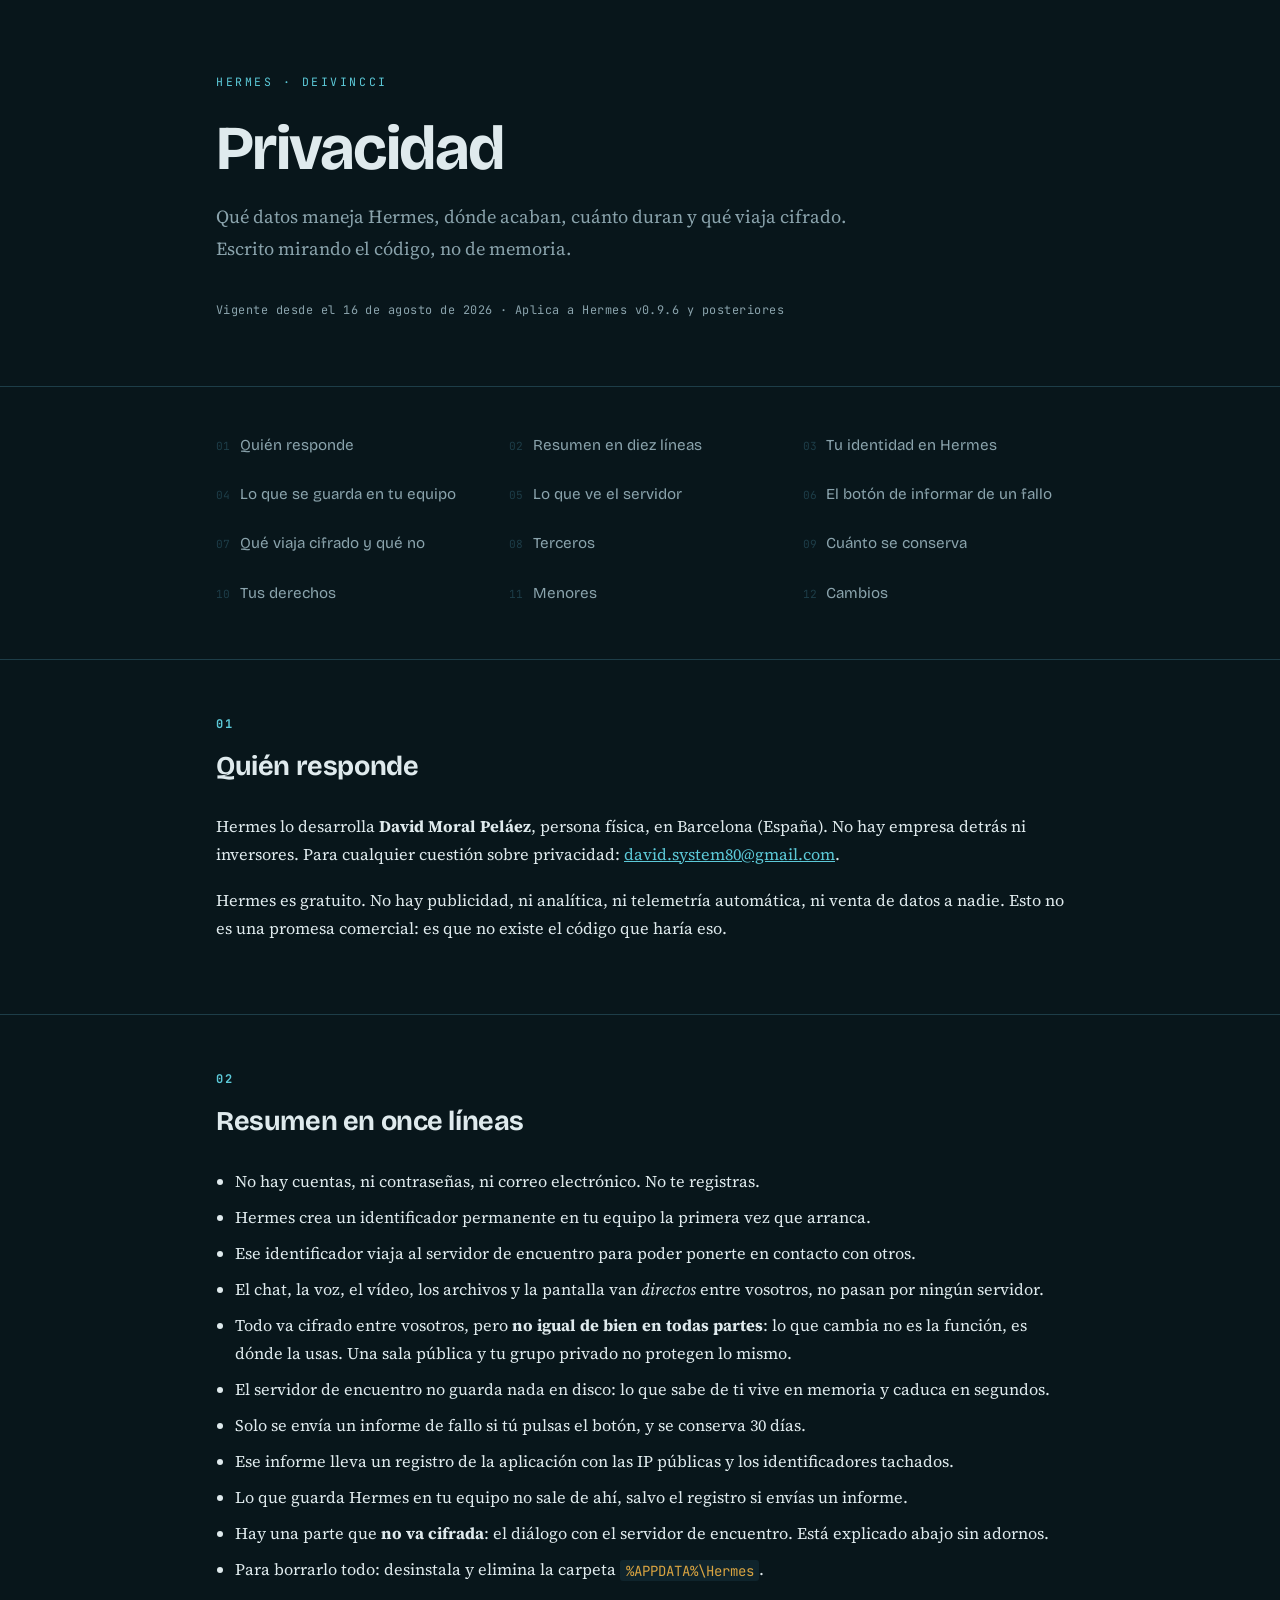
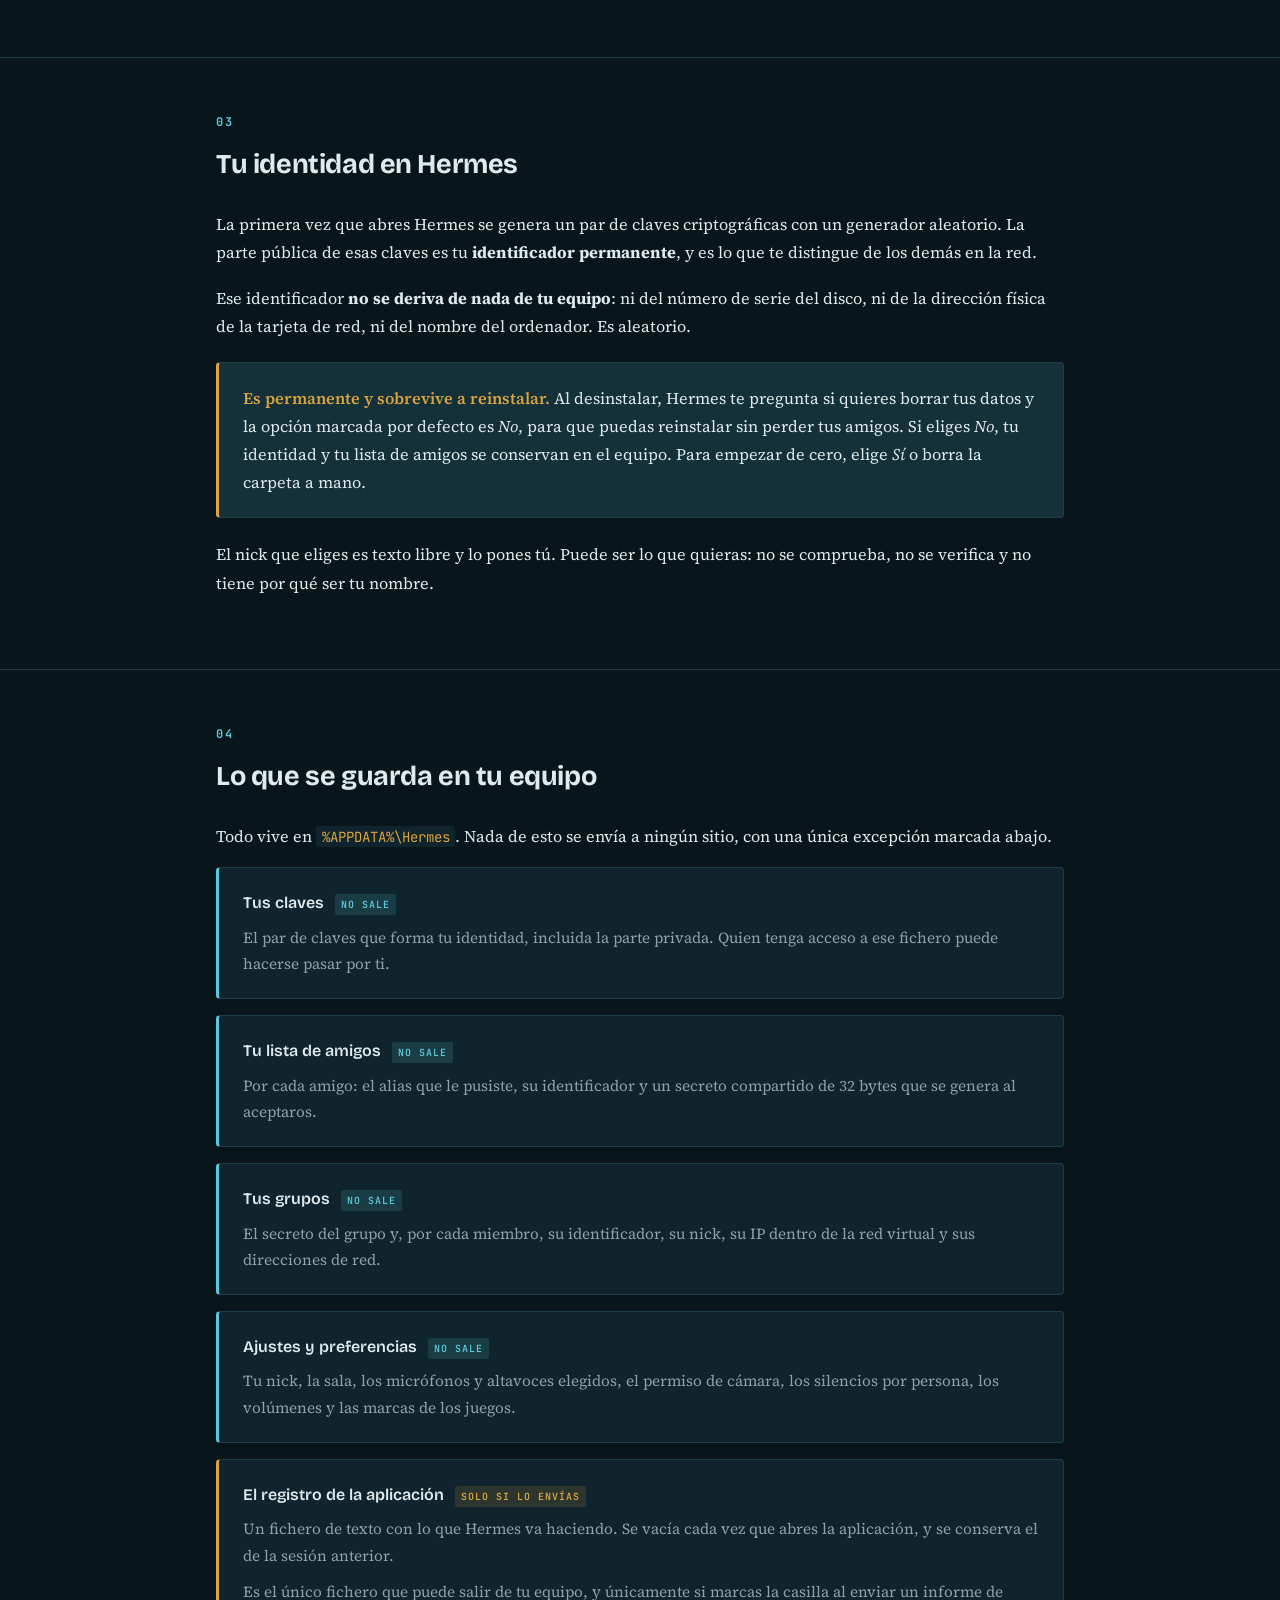
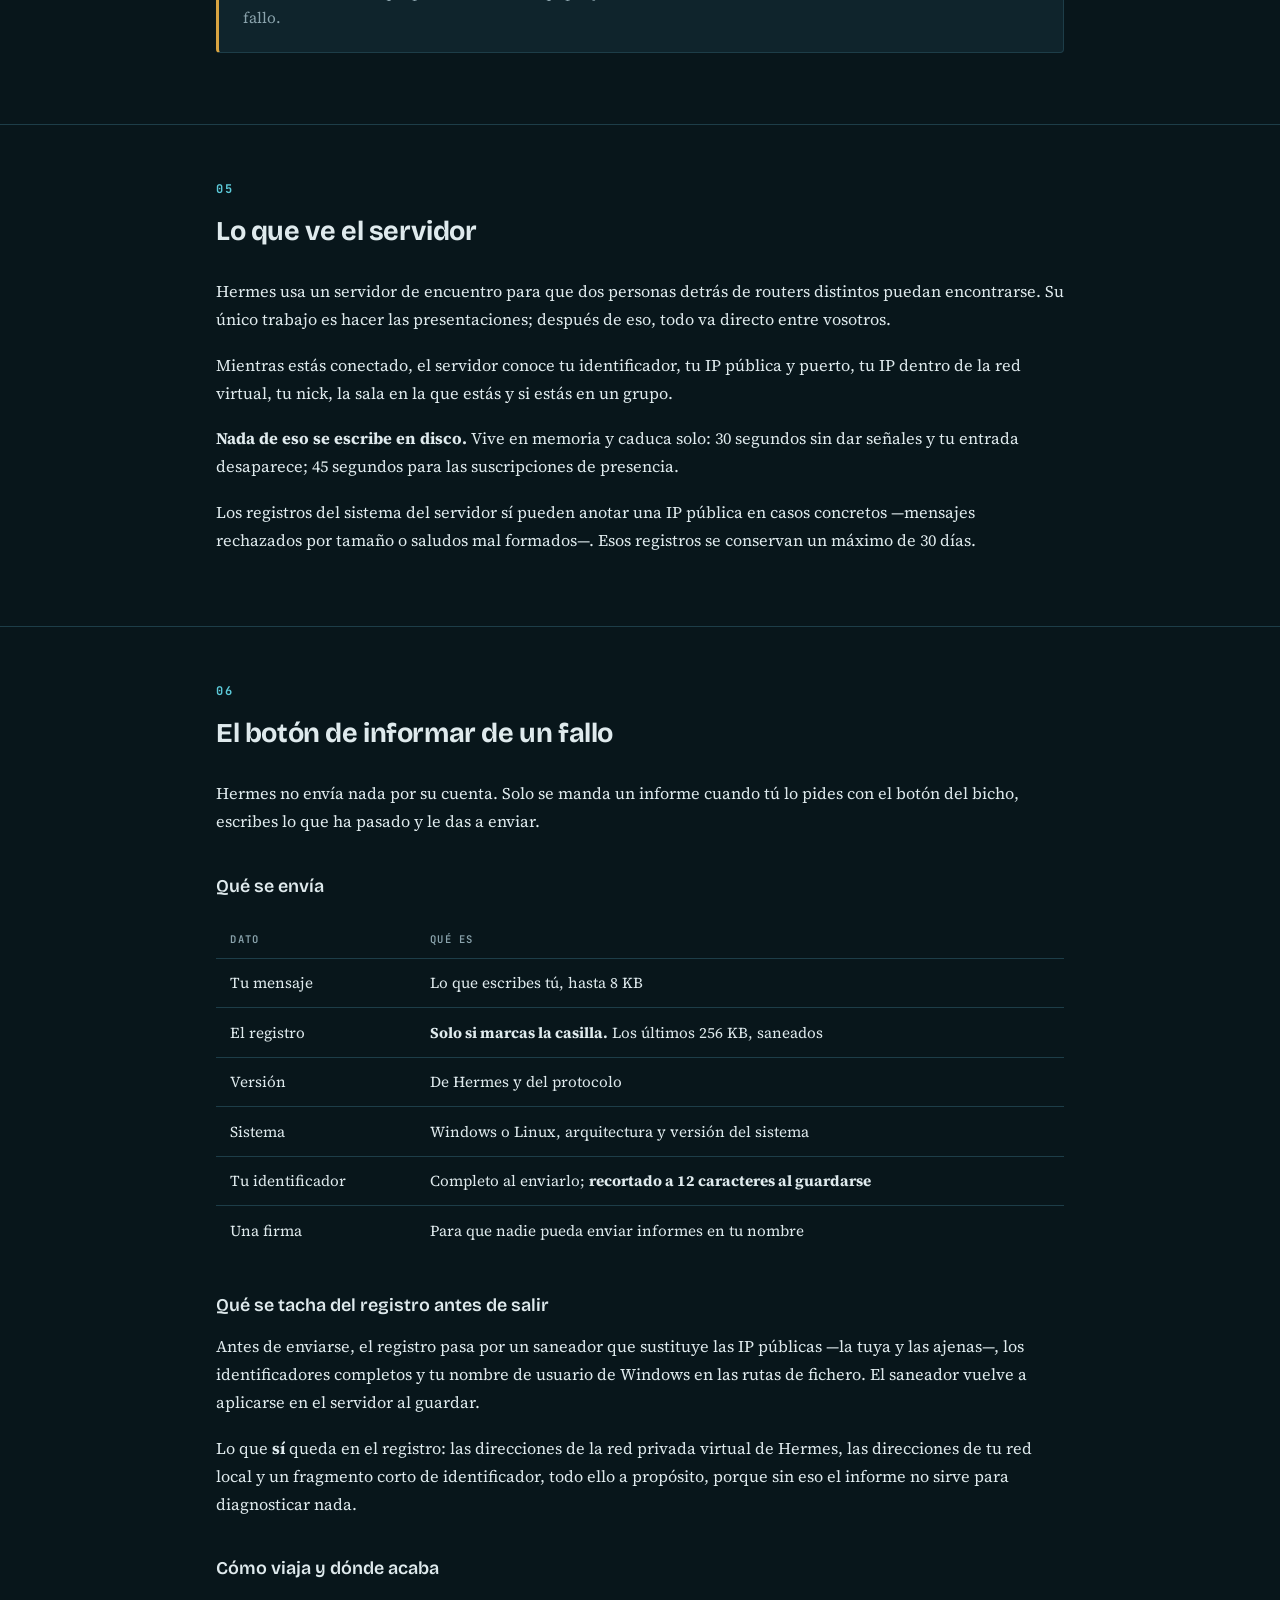
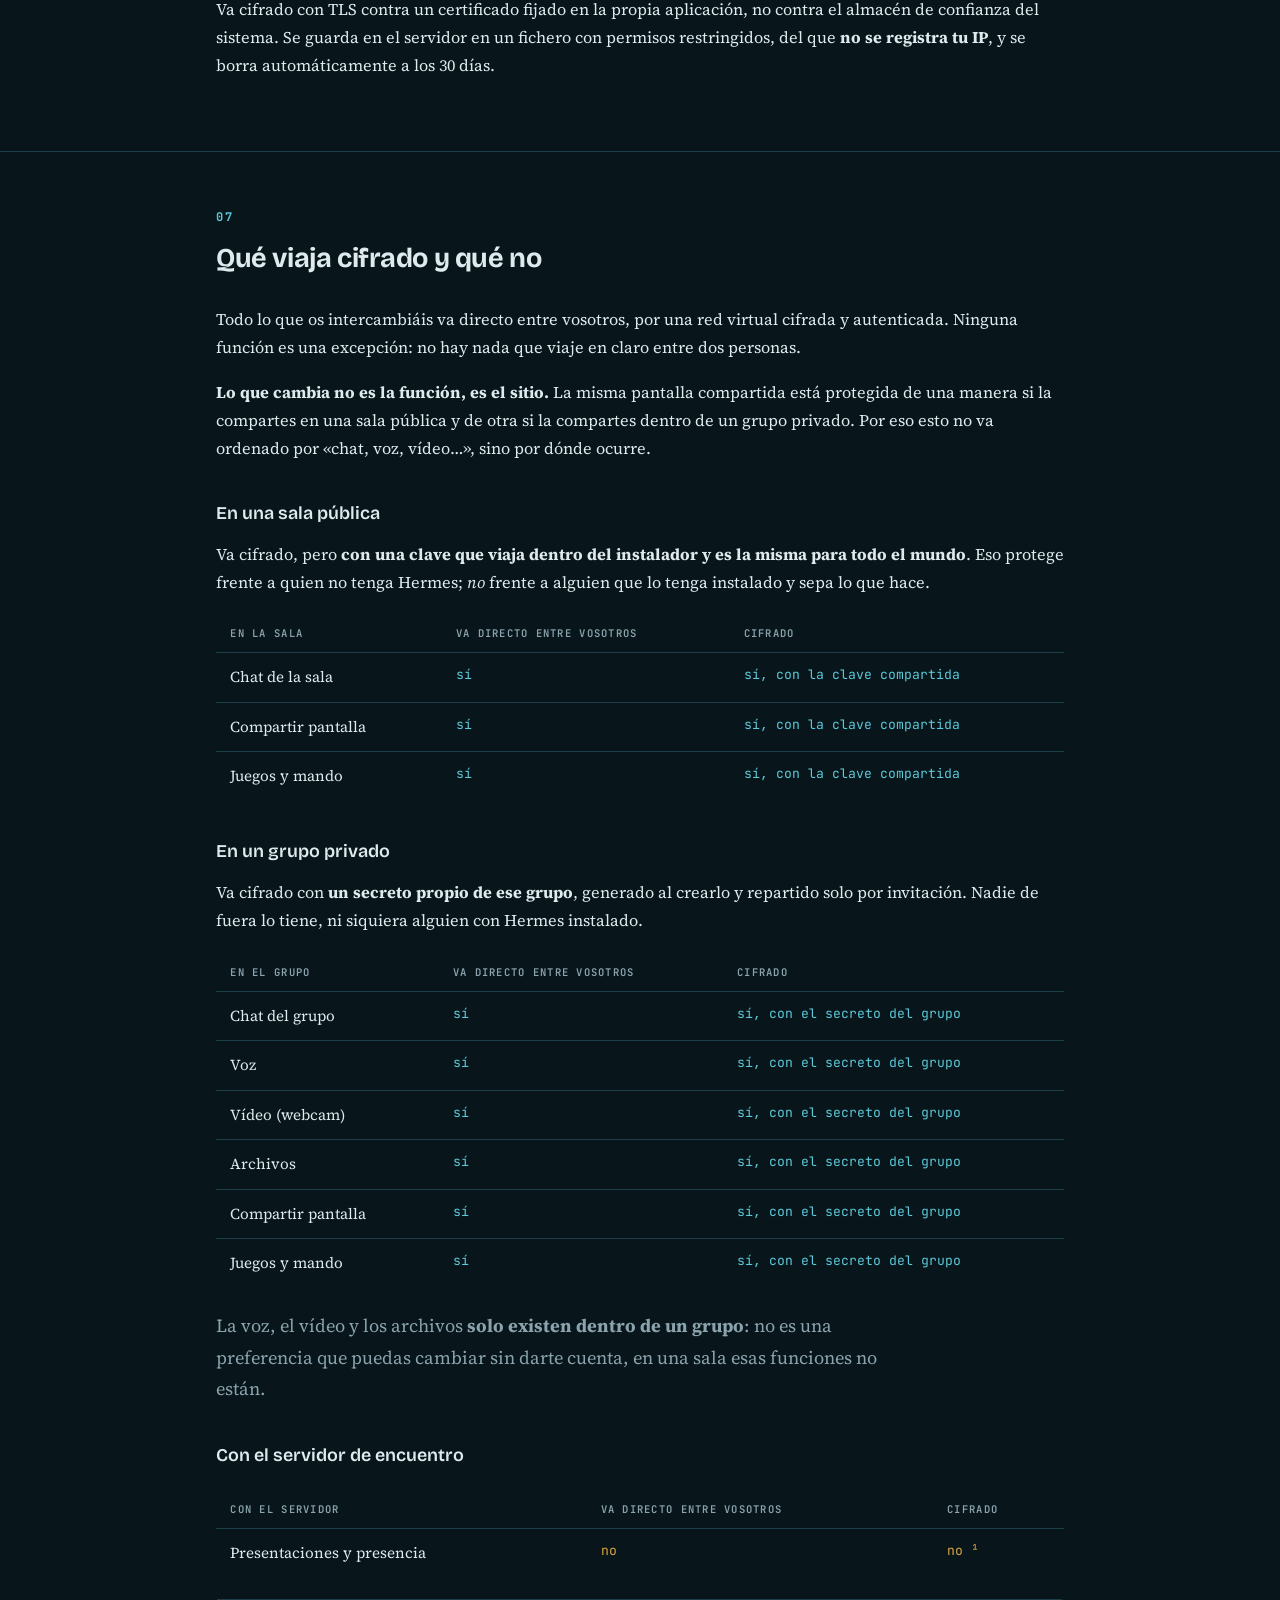
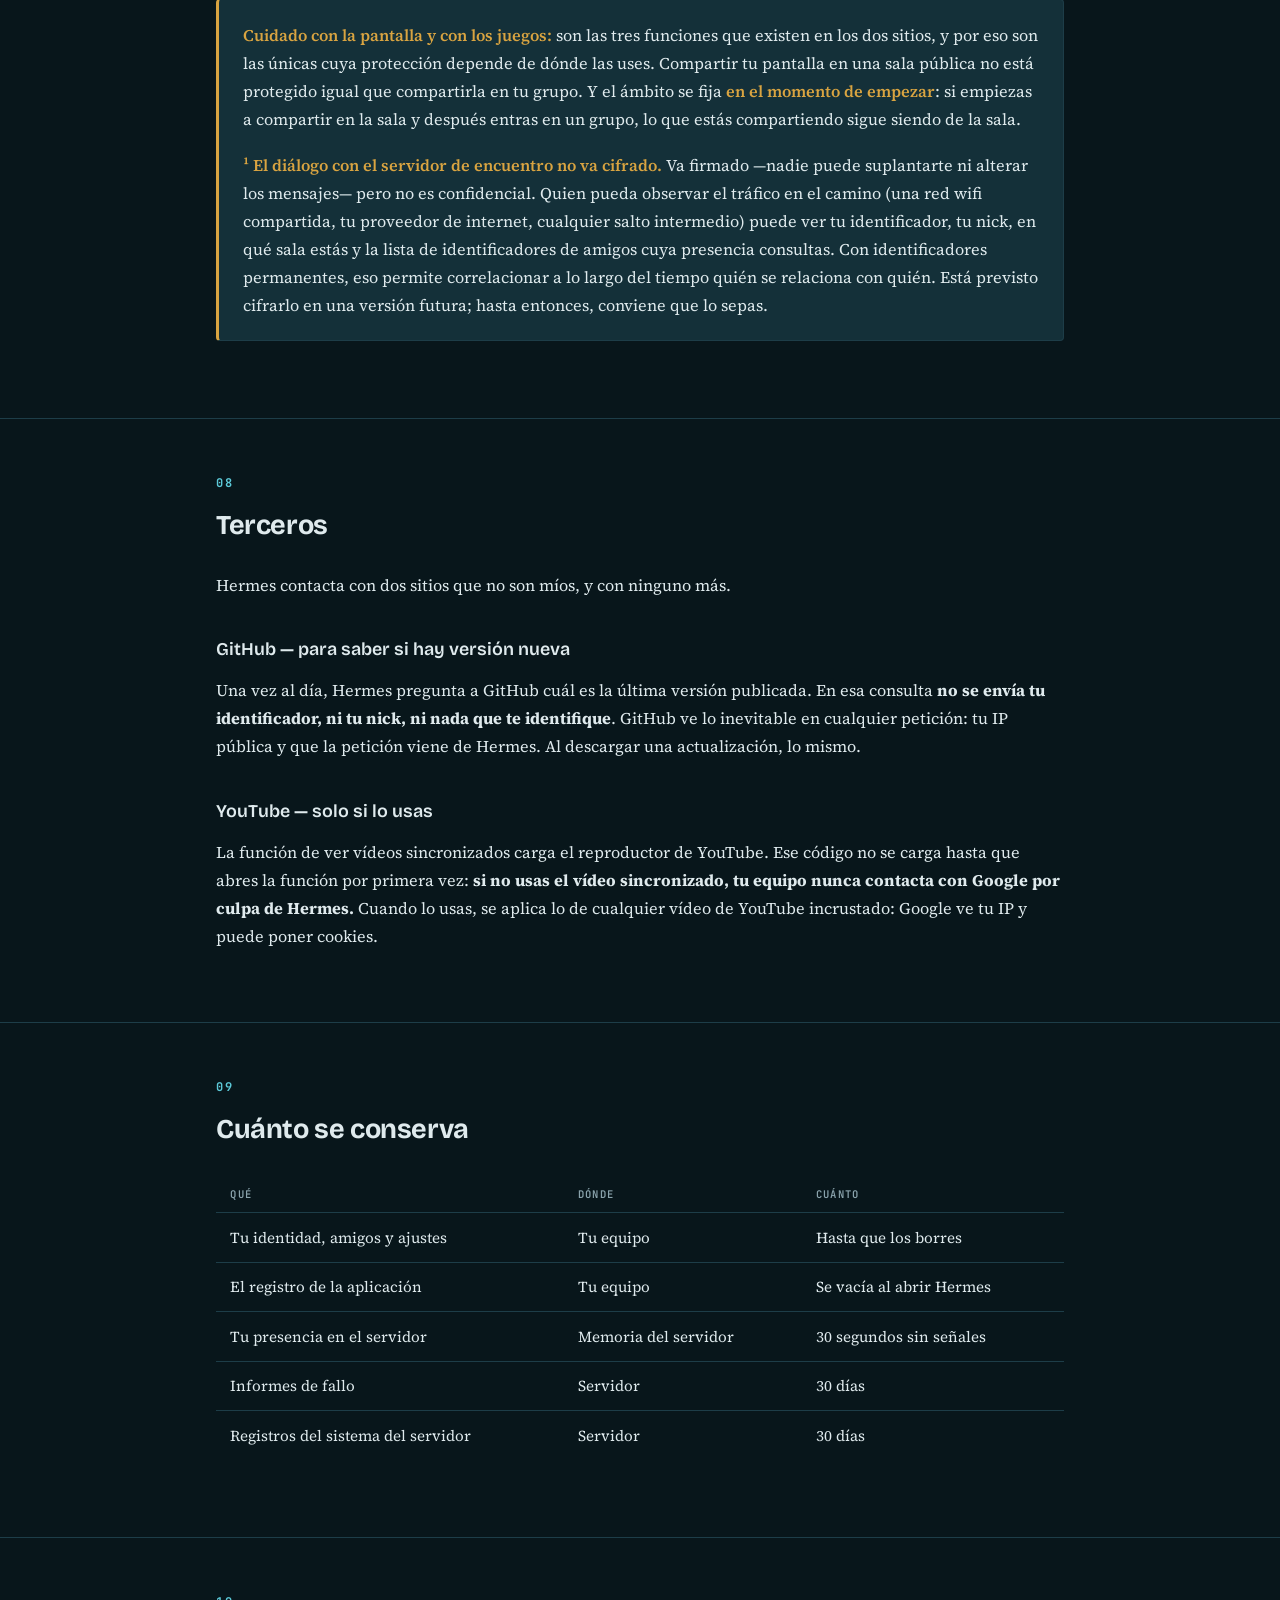
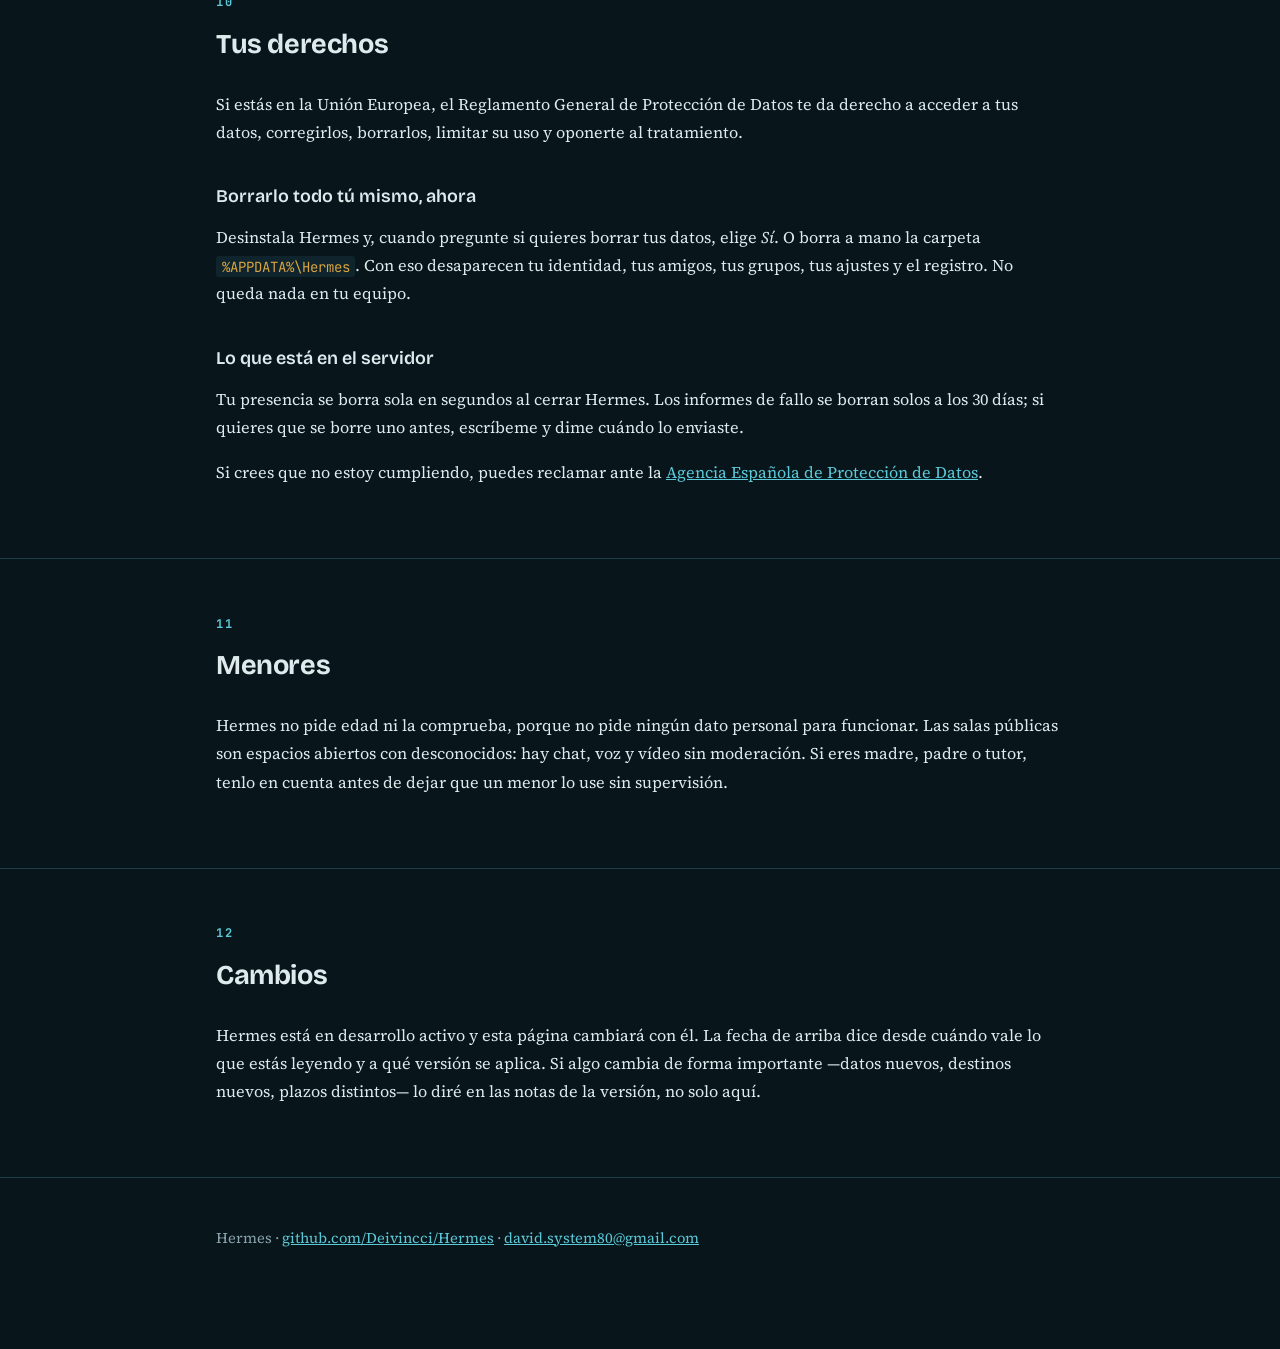
<file: privacidad.html>
<!DOCTYPE html>
<html lang="es">
<head>
<meta charset="utf-8">
<meta name="viewport" content="width=device-width, initial-scale=1">
<title>Privacidad · Hermes</title>
<meta name="description" content="Qué datos maneja Hermes, dónde se guardan, cuánto duran y qué viaja cifrado. Sin rodeos.">
<link rel="preconnect" href="https://fonts.googleapis.com">
<link rel="preconnect" href="https://fonts.gstatic.com" crossorigin>
<link href="https://fonts.googleapis.com/css2?family=Bricolage+Grotesque:opsz,wght@12..96,500;12..96,700&family=Source+Serif+4:ital,opsz,wght@0,8..60,400;0,8..60,600;1,8..60,400&family=JetBrains+Mono:wght@400;600&display=swap" rel="stylesheet">
<style>
  :root{
    --tinta:#08161B;
    --panel:#0F242C;
    --panel-alto:#143039;
    --linea:#1D3D48;
    --texto:#DFEAED;
    --apagado:#8AA3AC;
    --turquesa:#5CC9D8;
    --ambar:#D9A441;
    --rojo:#E0685C;
    --display:"Bricolage Grotesque",system-ui,sans-serif;
    --cuerpo:"Source Serif 4",Georgia,serif;
    --mono:"JetBrains Mono",ui-monospace,monospace;
  }
  *{box-sizing:border-box}
  html{scroll-behavior:smooth}
  @media (prefers-reduced-motion:reduce){html{scroll-behavior:auto}*{animation:none!important;transition:none!important}}
  body{
    margin:0;background:var(--tinta);color:var(--texto);
    font-family:var(--cuerpo);font-size:1.02rem;line-height:1.72;
    -webkit-font-smoothing:antialiased;
  }
  .envoltorio{max-width:56rem;margin:0 auto;padding:0 1.5rem}

  /* ---- cabecera ---- */
  header{border-bottom:1px solid var(--linea);padding:4.5rem 0 3rem}
  .marca{
    font-family:var(--mono);font-size:.72rem;letter-spacing:.22em;
    text-transform:uppercase;color:var(--turquesa);margin:0 0 1.6rem
  }
  h1{
    font-family:var(--display);font-weight:700;font-size:clamp(2.4rem,6vw,3.9rem);
    line-height:1.04;letter-spacing:-.025em;margin:0 0 1.2rem
  }
  .entradilla{font-size:1.15rem;color:var(--apagado);max-width:42rem;margin:0}
  .fechas{
    font-family:var(--mono);font-size:.74rem;color:var(--apagado);
    margin-top:2.2rem;letter-spacing:.04em
  }

  /* ---- índice ---- */
  nav{padding:2.5rem 0;border-bottom:1px solid var(--linea)}
  nav ol{
    list-style:none;margin:0;padding:0;
    display:grid;grid-template-columns:repeat(auto-fit,minmax(15rem,1fr));gap:.35rem 2rem
  }
  nav a{
    font-family:var(--display);font-size:.95rem;color:var(--apagado);
    text-decoration:none;display:block;padding:.3rem 0
  }
  nav a:hover,nav a:focus-visible{color:var(--turquesa)}
  nav .num{font-family:var(--mono);font-size:.7rem;color:var(--linea);margin-right:.6rem}

  /* ---- secciones ---- */
  section{padding:3.4rem 0;border-bottom:1px solid var(--linea)}
  h2{
    font-family:var(--display);font-weight:700;font-size:1.7rem;
    letter-spacing:-.015em;margin:0 0 1.4rem;scroll-margin-top:1.5rem
  }
  h2 .num{font-family:var(--mono);font-size:.75rem;color:var(--turquesa);display:block;margin-bottom:.5rem;letter-spacing:.15em}
  h3{font-family:var(--display);font-weight:600;font-size:1.12rem;margin:2.2rem 0 .7rem;color:var(--texto)}
  p{margin:0 0 1.1rem}
  a{color:var(--turquesa)}
  ul{margin:0 0 1.2rem;padding-left:1.2rem}
  li{margin-bottom:.5rem}
  code{font-family:var(--mono);font-size:.86em;background:var(--panel);padding:.12em .4em;border-radius:3px;color:var(--ambar)}

  /* ---- fichas de dato ---- */
  .ficha{
    background:var(--panel);border:1px solid var(--linea);
    border-left:3px solid var(--turquesa);
    padding:1.3rem 1.5rem;margin:0 0 1rem;border-radius:4px
  }
  .ficha.sale{border-left-color:var(--ambar)}
  .ficha h4{
    font-family:var(--display);font-size:1rem;font-weight:600;margin:0 0 .5rem;
    display:flex;flex-wrap:wrap;align-items:baseline;gap:.7rem
  }
  .etiqueta{
    font-family:var(--mono);font-size:.62rem;letter-spacing:.1em;text-transform:uppercase;
    padding:.2em .6em;border-radius:2px;font-weight:600
  }
  .queda{background:rgba(92,201,216,.14);color:var(--turquesa)}
  .viaja{background:rgba(217,164,65,.14);color:var(--ambar)}
  .ficha p{margin:0;font-size:.96rem;color:var(--apagado)}
  .ficha p + p{margin-top:.6rem}

  /* ---- tabla ---- */
  .tabla{width:100%;border-collapse:collapse;margin:1.2rem 0 1.4rem;font-size:.95rem}
  .tabla th{
    font-family:var(--mono);font-size:.66rem;letter-spacing:.12em;text-transform:uppercase;
    color:var(--apagado);text-align:left;padding:.6rem .9rem;border-bottom:1px solid var(--linea);font-weight:600
  }
  .tabla td{padding:.7rem .9rem;border-bottom:1px solid var(--linea);vertical-align:top}
  .tabla tr:last-child td{border-bottom:none}
  .si{color:var(--turquesa);font-family:var(--mono);font-size:.82rem}
  .no{color:var(--ambar);font-family:var(--mono);font-size:.82rem}

  /* ---- aviso ---- */
  .aviso{
    background:var(--panel-alto);border:1px solid var(--linea);
    border-left:3px solid var(--ambar);padding:1.3rem 1.5rem;border-radius:4px;margin:1.4rem 0
  }
  .aviso p:last-child{margin-bottom:0}
  .aviso strong{color:var(--ambar);font-weight:600}

  footer{padding:3rem 0 5rem;color:var(--apagado);font-size:.92rem}
  footer a{color:var(--turquesa)}
</style>
</head>
<body>

<header>
  <div class="envoltorio">
    <p class="marca">Hermes · Deivincci</p>
    <h1>Privacidad</h1>
    <p class="entradilla">Qué datos maneja Hermes, dónde acaban, cuánto duran y qué viaja cifrado. Escrito mirando el código, no de memoria.</p>
    <p class="fechas">Vigente desde el 16 de agosto de 2026 · Aplica a Hermes v0.9.6 y posteriores</p>
  </div>
</header>

<nav>
  <div class="envoltorio">
    <ol>
      <li><a href="#responsable"><span class="num">01</span>Quién responde</a></li>
      <li><a href="#resumen"><span class="num">02</span>Resumen en diez líneas</a></li>
      <li><a href="#identidad"><span class="num">03</span>Tu identidad en Hermes</a></li>
      <li><a href="#equipo"><span class="num">04</span>Lo que se guarda en tu equipo</a></li>
      <li><a href="#servidor"><span class="num">05</span>Lo que ve el servidor</a></li>
      <li><a href="#fallos"><span class="num">06</span>El botón de informar de un fallo</a></li>
      <li><a href="#cifrado"><span class="num">07</span>Qué viaja cifrado y qué no</a></li>
      <li><a href="#terceros"><span class="num">08</span>Terceros</a></li>
      <li><a href="#plazos"><span class="num">09</span>Cuánto se conserva</a></li>
      <li><a href="#derechos"><span class="num">10</span>Tus derechos</a></li>
      <li><a href="#menores"><span class="num">11</span>Menores</a></li>
      <li><a href="#cambios"><span class="num">12</span>Cambios</a></li>
    </ol>
  </div>
</nav>

<main>

<section id="responsable">
  <div class="envoltorio">
    <h2><span class="num">01</span>Quién responde</h2>
    <p>Hermes lo desarrolla <strong>David Moral Peláez</strong>, persona física, en Barcelona (España). No hay empresa detrás ni inversores. Para cualquier cuestión sobre privacidad: <a href="mailto:david.system80@gmail.com">david.system80@gmail.com</a>.</p>
    <p>Hermes es gratuito. No hay publicidad, ni analítica, ni telemetría automática, ni venta de datos a nadie. Esto no es una promesa comercial: es que no existe el código que haría eso.</p>
  </div>
</section>

<section id="resumen">
  <div class="envoltorio">
    <h2><span class="num">02</span>Resumen en once líneas</h2>
    <ul>
      <li>No hay cuentas, ni contraseñas, ni correo electrónico. No te registras.</li>
      <li>Hermes crea un identificador permanente en tu equipo la primera vez que arranca.</li>
      <li>Ese identificador viaja al servidor de encuentro para poder ponerte en contacto con otros.</li>
      <li>El chat, la voz, el vídeo, los archivos y la pantalla van <em>directos</em> entre vosotros, no pasan por ningún servidor.</li>
      <li>Todo va cifrado entre vosotros, pero <strong>no igual de bien en todas partes</strong>: lo que cambia no es la función, es dónde la usas. Una sala pública y tu grupo privado no protegen lo mismo.</li>
      <li>El servidor de encuentro no guarda nada en disco: lo que sabe de ti vive en memoria y caduca en segundos.</li>
      <li>Solo se envía un informe de fallo si tú pulsas el botón, y se conserva 30 días.</li>
      <li>Ese informe lleva un registro de la aplicación con las IP públicas y los identificadores tachados.</li>
      <li>Lo que guarda Hermes en tu equipo no sale de ahí, salvo el registro si envías un informe.</li>
      <li>Hay una parte que <strong>no va cifrada</strong>: el diálogo con el servidor de encuentro. Está explicado abajo sin adornos.</li>
      <li>Para borrarlo todo: desinstala y elimina la carpeta <code>%APPDATA%\Hermes</code>.</li>
    </ul>
  </div>
</section>

<section id="identidad">
  <div class="envoltorio">
    <h2><span class="num">03</span>Tu identidad en Hermes</h2>
    <p>La primera vez que abres Hermes se genera un par de claves criptográficas con un generador aleatorio. La parte pública de esas claves es tu <strong>identificador permanente</strong>, y es lo que te distingue de los demás en la red.</p>
    <p>Ese identificador <strong>no se deriva de nada de tu equipo</strong>: ni del número de serie del disco, ni de la dirección física de la tarjeta de red, ni del nombre del ordenador. Es aleatorio.</p>
    <div class="aviso">
      <p><strong>Es permanente y sobrevive a reinstalar.</strong> Al desinstalar, Hermes te pregunta si quieres borrar tus datos y la opción marcada por defecto es <em>No</em>, para que puedas reinstalar sin perder tus amigos. Si eliges <em>No</em>, tu identidad y tu lista de amigos se conservan en el equipo. Para empezar de cero, elige <em>Sí</em> o borra la carpeta a mano.</p>
    </div>
    <p>El nick que eliges es texto libre y lo pones tú. Puede ser lo que quieras: no se comprueba, no se verifica y no tiene por qué ser tu nombre.</p>
  </div>
</section>

<section id="equipo">
  <div class="envoltorio">
    <h2><span class="num">04</span>Lo que se guarda en tu equipo</h2>
    <p>Todo vive en <code>%APPDATA%\Hermes</code>. Nada de esto se envía a ningún sitio, con una única excepción marcada abajo.</p>

    <div class="ficha">
      <h4>Tus claves <span class="etiqueta queda">no sale</span></h4>
      <p>El par de claves que forma tu identidad, incluida la parte privada. Quien tenga acceso a ese fichero puede hacerse pasar por ti.</p>
    </div>

    <div class="ficha">
      <h4>Tu lista de amigos <span class="etiqueta queda">no sale</span></h4>
      <p>Por cada amigo: el alias que le pusiste, su identificador y un secreto compartido de 32 bytes que se genera al aceptaros.</p>
    </div>

    <div class="ficha">
      <h4>Tus grupos <span class="etiqueta queda">no sale</span></h4>
      <p>El secreto del grupo y, por cada miembro, su identificador, su nick, su IP dentro de la red virtual y sus direcciones de red.</p>
    </div>

    <div class="ficha">
      <h4>Ajustes y preferencias <span class="etiqueta queda">no sale</span></h4>
      <p>Tu nick, la sala, los micrófonos y altavoces elegidos, el permiso de cámara, los silencios por persona, los volúmenes y las marcas de los juegos.</p>
    </div>

    <div class="ficha sale">
      <h4>El registro de la aplicación <span class="etiqueta viaja">solo si lo envías</span></h4>
      <p>Un fichero de texto con lo que Hermes va haciendo. Se vacía cada vez que abres la aplicación, y se conserva el de la sesión anterior.</p>
      <p>Es el único fichero que puede salir de tu equipo, y únicamente si marcas la casilla al enviar un informe de fallo.</p>
    </div>
  </div>
</section>

<section id="servidor">
  <div class="envoltorio">
    <h2><span class="num">05</span>Lo que ve el servidor</h2>
    <p>Hermes usa un servidor de encuentro para que dos personas detrás de routers distintos puedan encontrarse. Su único trabajo es hacer las presentaciones; después de eso, todo va directo entre vosotros.</p>
    <p>Mientras estás conectado, el servidor conoce tu identificador, tu IP pública y puerto, tu IP dentro de la red virtual, tu nick, la sala en la que estás y si estás en un grupo.</p>
    <p><strong>Nada de eso se escribe en disco.</strong> Vive en memoria y caduca solo: 30 segundos sin dar señales y tu entrada desaparece; 45 segundos para las suscripciones de presencia.</p>
    <p>Los registros del sistema del servidor sí pueden anotar una IP pública en casos concretos —mensajes rechazados por tamaño o saludos mal formados—. Esos registros se conservan un máximo de 30 días.</p>
  </div>
</section>

<section id="fallos">
  <div class="envoltorio">
    <h2><span class="num">06</span>El botón de informar de un fallo</h2>
    <p>Hermes no envía nada por su cuenta. Solo se manda un informe cuando tú lo pides con el botón del bicho, escribes lo que ha pasado y le das a enviar.</p>

    <h3>Qué se envía</h3>
    <table class="tabla">
      <tr><th>Dato</th><th>Qué es</th></tr>
      <tr><td>Tu mensaje</td><td>Lo que escribes tú, hasta 8 KB</td></tr>
      <tr><td>El registro</td><td><strong>Solo si marcas la casilla.</strong> Los últimos 256 KB, saneados</td></tr>
      <tr><td>Versión</td><td>De Hermes y del protocolo</td></tr>
      <tr><td>Sistema</td><td>Windows o Linux, arquitectura y versión del sistema</td></tr>
      <tr><td>Tu identificador</td><td>Completo al enviarlo; <strong>recortado a 12 caracteres al guardarse</strong></td></tr>
      <tr><td>Una firma</td><td>Para que nadie pueda enviar informes en tu nombre</td></tr>
    </table>

    <h3>Qué se tacha del registro antes de salir</h3>
    <p>Antes de enviarse, el registro pasa por un saneador que sustituye las IP públicas —la tuya y las ajenas—, los identificadores completos y tu nombre de usuario de Windows en las rutas de fichero. El saneador vuelve a aplicarse en el servidor al guardar.</p>
    <p>Lo que <strong>sí</strong> queda en el registro: las direcciones de la red privada virtual de Hermes, las direcciones de tu red local y un fragmento corto de identificador, todo ello a propósito, porque sin eso el informe no sirve para diagnosticar nada.</p>

    <h3>Cómo viaja y dónde acaba</h3>
    <p>Va cifrado con TLS contra un certificado fijado en la propia aplicación, no contra el almacén de confianza del sistema. Se guarda en el servidor en un fichero con permisos restringidos, del que <strong>no se registra tu IP</strong>, y se borra automáticamente a los 30 días.</p>
  </div>
</section>

<section id="cifrado">
  <div class="envoltorio">
    <h2><span class="num">07</span>Qué viaja cifrado y qué no</h2>
    <p>Todo lo que os intercambiáis va directo entre vosotros, por una red virtual cifrada y autenticada. Ninguna función es una excepción: no hay nada que viaje en claro entre dos personas.</p>

    <p><strong>Lo que cambia no es la función, es el sitio.</strong> La misma pantalla compartida está protegida de una manera si la compartes en una sala pública y de otra si la compartes dentro de un grupo privado. Por eso esto no va ordenado por «chat, voz, vídeo…», sino por dónde ocurre.</p>

    <h3>En una sala pública</h3>
    <p>Va cifrado, pero <strong>con una clave que viaja dentro del instalador y es la misma para todo el mundo</strong>. Eso protege frente a quien no tenga Hermes; <em>no</em> frente a alguien que lo tenga instalado y sepa lo que hace.</p>
    <table class="tabla">
      <tr><th>En la sala</th><th>Va directo entre vosotros</th><th>Cifrado</th></tr>
      <tr><td>Chat de la sala</td><td class="si">sí</td><td class="si">sí, con la clave compartida</td></tr>
      <tr><td>Compartir pantalla</td><td class="si">sí</td><td class="si">sí, con la clave compartida</td></tr>
      <tr><td>Juegos y mando</td><td class="si">sí</td><td class="si">sí, con la clave compartida</td></tr>
    </table>

    <h3>En un grupo privado</h3>
    <p>Va cifrado con <strong>un secreto propio de ese grupo</strong>, generado al crearlo y repartido solo por invitación. Nadie de fuera lo tiene, ni siquiera alguien con Hermes instalado.</p>
    <table class="tabla">
      <tr><th>En el grupo</th><th>Va directo entre vosotros</th><th>Cifrado</th></tr>
      <tr><td>Chat del grupo</td><td class="si">sí</td><td class="si">sí, con el secreto del grupo</td></tr>
      <tr><td>Voz</td><td class="si">sí</td><td class="si">sí, con el secreto del grupo</td></tr>
      <tr><td>Vídeo (webcam)</td><td class="si">sí</td><td class="si">sí, con el secreto del grupo</td></tr>
      <tr><td>Archivos</td><td class="si">sí</td><td class="si">sí, con el secreto del grupo</td></tr>
      <tr><td>Compartir pantalla</td><td class="si">sí</td><td class="si">sí, con el secreto del grupo</td></tr>
      <tr><td>Juegos y mando</td><td class="si">sí</td><td class="si">sí, con el secreto del grupo</td></tr>
    </table>
    <p class="entradilla">La voz, el vídeo y los archivos <strong>solo existen dentro de un grupo</strong>: no es una preferencia que puedas cambiar sin darte cuenta, en una sala esas funciones no están.</p>

    <h3>Con el servidor de encuentro</h3>
    <table class="tabla">
      <tr><th>Con el servidor</th><th>Va directo entre vosotros</th><th>Cifrado</th></tr>
      <tr><td>Presentaciones y presencia</td><td class="no">no</td><td class="no">no ¹</td></tr>
    </table>

    <div class="aviso">
      <p><strong>Cuidado con la pantalla y con los juegos:</strong> son las tres funciones que existen en los dos sitios, y por eso son las únicas cuya protección depende de dónde las uses. Compartir tu pantalla en una sala pública no está protegido igual que compartirla en tu grupo. Y el ámbito se fija <strong>en el momento de empezar</strong>: si empiezas a compartir en la sala y después entras en un grupo, lo que estás compartiendo sigue siendo de la sala.</p>
      <p><strong>¹ El diálogo con el servidor de encuentro no va cifrado.</strong> Va firmado —nadie puede suplantarte ni alterar los mensajes— pero no es confidencial. Quien pueda observar el tráfico en el camino (una red wifi compartida, tu proveedor de internet, cualquier salto intermedio) puede ver tu identificador, tu nick, en qué sala estás y la lista de identificadores de amigos cuya presencia consultas. Con identificadores permanentes, eso permite correlacionar a lo largo del tiempo quién se relaciona con quién. Está previsto cifrarlo en una versión futura; hasta entonces, conviene que lo sepas.</p>
    </div>
  </div>
</section>

<section id="terceros">
  <div class="envoltorio">
    <h2><span class="num">08</span>Terceros</h2>
    <p>Hermes contacta con dos sitios que no son míos, y con ninguno más.</p>

    <h3>GitHub — para saber si hay versión nueva</h3>
    <p>Una vez al día, Hermes pregunta a GitHub cuál es la última versión publicada. En esa consulta <strong>no se envía tu identificador, ni tu nick, ni nada que te identifique</strong>. GitHub ve lo inevitable en cualquier petición: tu IP pública y que la petición viene de Hermes. Al descargar una actualización, lo mismo.</p>

    <h3>YouTube — solo si lo usas</h3>
    <p>La función de ver vídeos sincronizados carga el reproductor de YouTube. Ese código no se carga hasta que abres la función por primera vez: <strong>si no usas el vídeo sincronizado, tu equipo nunca contacta con Google por culpa de Hermes.</strong> Cuando lo usas, se aplica lo de cualquier vídeo de YouTube incrustado: Google ve tu IP y puede poner cookies.</p>
  </div>
</section>

<section id="plazos">
  <div class="envoltorio">
    <h2><span class="num">09</span>Cuánto se conserva</h2>
    <table class="tabla">
      <tr><th>Qué</th><th>Dónde</th><th>Cuánto</th></tr>
      <tr><td>Tu identidad, amigos y ajustes</td><td>Tu equipo</td><td>Hasta que los borres</td></tr>
      <tr><td>El registro de la aplicación</td><td>Tu equipo</td><td>Se vacía al abrir Hermes</td></tr>
      <tr><td>Tu presencia en el servidor</td><td>Memoria del servidor</td><td>30 segundos sin señales</td></tr>
      <tr><td>Informes de fallo</td><td>Servidor</td><td>30 días</td></tr>
      <tr><td>Registros del sistema del servidor</td><td>Servidor</td><td>30 días</td></tr>
    </table>
  </div>
</section>

<section id="derechos">
  <div class="envoltorio">
    <h2><span class="num">10</span>Tus derechos</h2>
    <p>Si estás en la Unión Europea, el Reglamento General de Protección de Datos te da derecho a acceder a tus datos, corregirlos, borrarlos, limitar su uso y oponerte al tratamiento.</p>

    <h3>Borrarlo todo tú mismo, ahora</h3>
    <p>Desinstala Hermes y, cuando pregunte si quieres borrar tus datos, elige <em>Sí</em>. O borra a mano la carpeta <code>%APPDATA%\Hermes</code>. Con eso desaparecen tu identidad, tus amigos, tus grupos, tus ajustes y el registro. No queda nada en tu equipo.</p>

    <h3>Lo que está en el servidor</h3>
    <p>Tu presencia se borra sola en segundos al cerrar Hermes. Los informes de fallo se borran solos a los 30 días; si quieres que se borre uno antes, escríbeme y dime cuándo lo enviaste.</p>

    <p>Si crees que no estoy cumpliendo, puedes reclamar ante la <a href="https://www.aepd.es" rel="noopener">Agencia Española de Protección de Datos</a>.</p>
  </div>
</section>

<section id="menores">
  <div class="envoltorio">
    <h2><span class="num">11</span>Menores</h2>
    <p>Hermes no pide edad ni la comprueba, porque no pide ningún dato personal para funcionar. Las salas públicas son espacios abiertos con desconocidos: hay chat, voz y vídeo sin moderación. Si eres madre, padre o tutor, tenlo en cuenta antes de dejar que un menor lo use sin supervisión.</p>
  </div>
</section>

<section id="cambios">
  <div class="envoltorio">
    <h2><span class="num">12</span>Cambios</h2>
    <p>Hermes está en desarrollo activo y esta página cambiará con él. La fecha de arriba dice desde cuándo vale lo que estás leyendo y a qué versión se aplica. Si algo cambia de forma importante —datos nuevos, destinos nuevos, plazos distintos— lo diré en las notas de la versión, no solo aquí.</p>
  </div>
</section>

</main>

<footer>
  <div class="envoltorio">
    <p>Hermes · <a href="https://github.com/Deivincci/Hermes">github.com/Deivincci/Hermes</a> · <a href="mailto:david.system80@gmail.com">david.system80@gmail.com</a></p>
  </div>
</footer>

</body>
</html>
</file>
